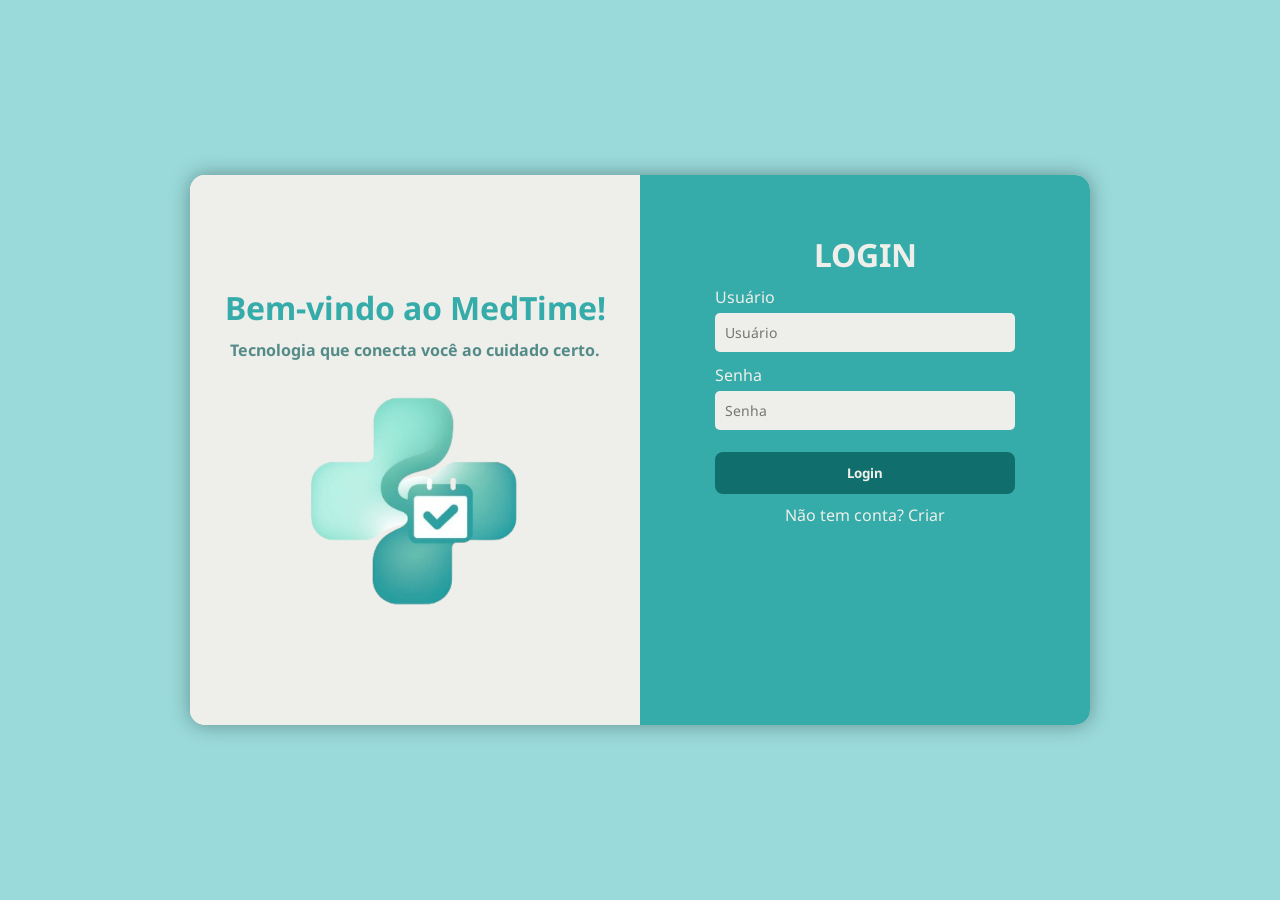
<file: com.medTime_02/com.medTime_02/src/main/resources/templates/index.html>
<!DOCTYPE html>
<html lang="pt-br">
<head>
  <meta charset="UTF-8" />
  <meta name="viewport" content="width=device-width, initial-scale=1.0"/>
  <link rel="stylesheet" href="css/style.css" />
  <link rel="stylesheet" href="css/styleEspecialidades.css">
  <title>Login</title>
</head>
<body>
  <div class="container">
    <div class="left-login">
      <h1>Bem-vindo ao MedTime!</h1>
      <h4>Tecnologia que conecta você ao cuidado certo.</h4>
      <img src="logo/Logo.png" alt="logo">
    </div>

    <div class="right-login">
      <div class="card-login-wrapper">
        <div class="card-login-container" id="cardContainer">

          <div class="card-login front">
            <h1>LOGIN</h1>
            <div class="textfield">
              <label for="usuario">Usuário</label>
              <input type="text" id="usuario" name="usuario" placeholder="Usuário">
            </div>
            <div class="textfield">
              <label for="senha">Senha</label>
              <input type="password" id="senha" name="senha" placeholder="Senha">
            </div>
            <button class="btn-login" onclick="window.location.href='especialidades.html'">Login</button>
            <p class="toggle-form" id="show-register">Não tem conta? Criar</p>
          </div>

          <div class="card-login back">
            <h1>CADASTRO</h1>
            <div class="textfield">
              <label for="nome">Nome</label>
              <input type="text" id="nome" name="nome" placeholder="Nome completo">
            </div>
            <div class="textfield">
              <label for="email">Email</label>
              <input type="email" id="email" name="email" placeholder="Email">
            </div>
            <div class="textfield">
              <label for="new-usuario">Usuário</label>
              <input type="text" id="new-usuario" name="new-usuario" placeholder="Usuário">
            </div>
            <div class="textfield">
              <label for="new-senha">Senha</label>
              <input type="password" id="new-senha" name="new-senha" placeholder="Senha">
            </div>
            <button class="btn-login" onclick="window.location.href='especialidades.html'">Cadastrar</button>
            <p class="toggle-form" id="show-login">Já tem conta? Entrar</p>
          </div>

        </div>
      </div>
    </div>
  </div>

  <script src="js/script.js"></script>
</body>
</html>
</file>
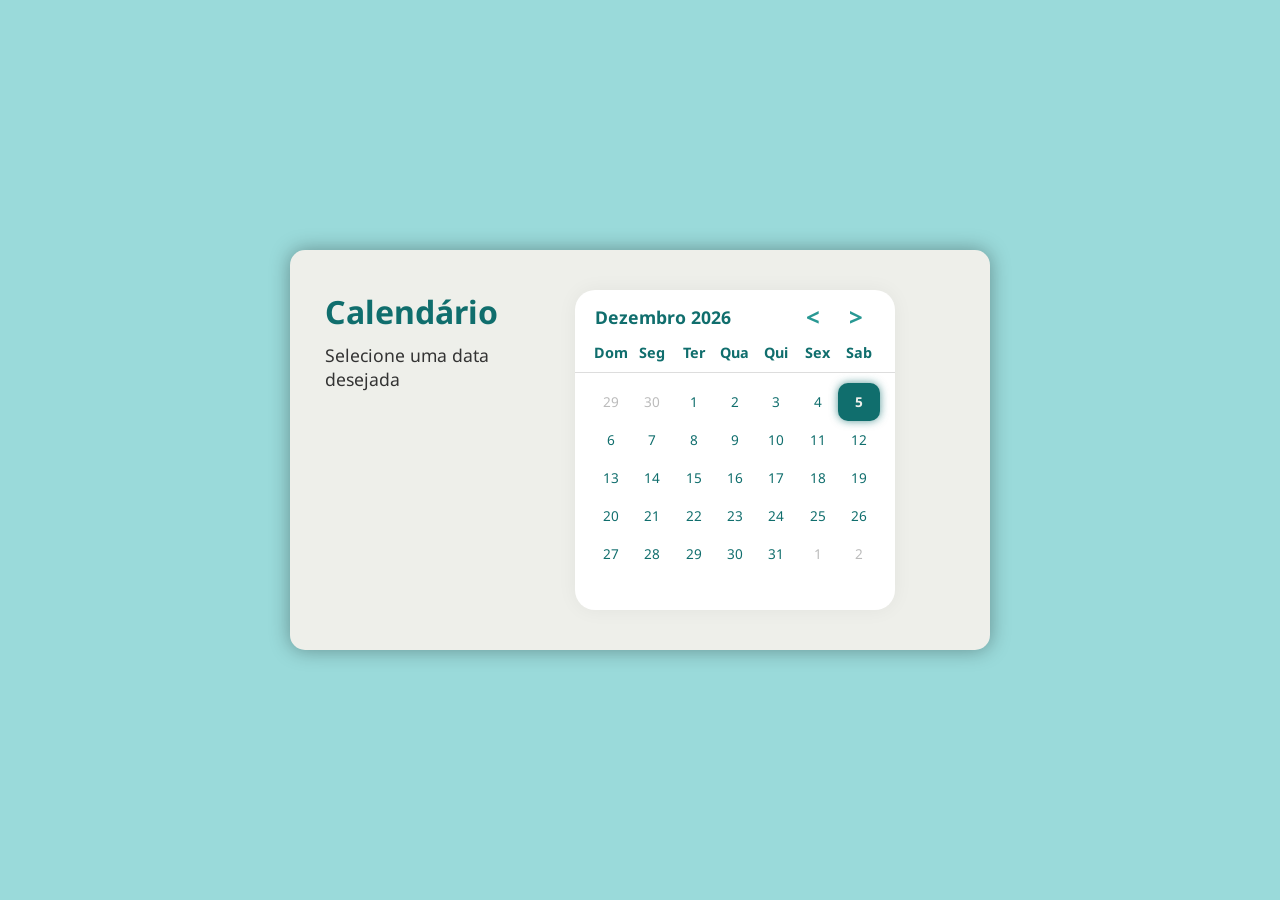
<file: com.medTime_02/com.medTime_02/src/main/resources/templates/cardiologistaBeatriz.html>
<!DOCTYPE html>
<html lang="pt-br">
<head>
  <meta charset="UTF-8" />
  <meta name="viewport" content="width=device-width, initial-scale=1.0" />
  <title>Calendário</title>
  <style>
    @import url('https://fonts.googleapis.com/css2?family=Noto+Sans:wght@400;700&display=swap');

    * {
      margin: 0;
      padding: 0;
      box-sizing: border-box;
      font-family: 'Noto Sans', sans-serif;
    }

    body {
      height: 100vh;
      background: #9adada;
      display: flex;
      justify-content: center;
      align-items: center;
    }

    .container_pagina_calendario {
      width: 700px;
      background-color: #eeefea;
      border-radius: 15px;
      box-shadow: 0 0 20px rgba(0,0,0,0.35);
      padding: 40px 35px;
      display: flex;
      gap: 30px;
      align-items: flex-start;
      min-height: 370px;
    }

    .lado-esquerdo {
      max-width: 220px;
      color: #106e6d;
      flex-shrink: 0;
      display: flex;
      flex-direction: column;
      justify-content: flex-start;
    }

    .lado-esquerdo h1 {
      font-size: 2rem;
      margin-bottom: 10px;
      font-weight: 700;
    }

    .lado-esquerdo p.subtitulo {
      font-size: 1.1rem;
      color: #333;
      font-weight: 400;
    }

    .wrapper {
      width: 320px;
      height: 320px;
      background-color: #fff;
      border-radius: 20px;
      box-shadow: 0 0 20px rgba(0,0,0,0.05);
      display: flex;
      flex-direction: column;
      overflow: hidden;
      flex-shrink: 0;
    }

    header.calendar-header {
      display: flex;
      justify-content: space-between;
      align-items: center;
      padding: 10px 20px 0;
      font-size: 1.1rem;
      color: #106e6d;
      font-weight: 700;
      flex-shrink: 0;
    }

    header.calendar-header p.data-atual {
      margin: 0;
    }

    .icones span.simbolos {
      cursor: pointer;
      font-weight: 700;
      font-size: 1.5rem;
      padding: 0 12px;
      color: #289893;
      user-select: none;
      transition: color 0.3s ease;
    }

    .icones span.simbolos:hover {
      color: #106e6d;
    }

    .calendario {
      flex-grow: 1;
      display: flex;
      flex-direction: column;
      min-height: 0;
      padding-bottom: 10px;
    }

    .calendario ul {
      list-style: none;
      padding-left: 0;
      margin: 0;
    }

    .calendario ul.semana {
      display: flex;
      justify-content: space-around;
      padding: 10px 15px;
      font-weight: 700;
      color: #106e6d;
      font-size: 0.9rem;
      border-bottom: 1px solid #ddd;
      flex-shrink: 0;
      user-select: none;
    }

    .calendario ul.semana li {
      width: 14.28%;
      text-align: center;
    }

    .calendario ul.dias {
      display: flex;
      flex-wrap: wrap;
      padding: 10px 15px 0 15px;
      flex-grow: 1;
      overflow-y: auto;
      align-content: flex-start;
    }

    .calendario ul.dias li {
      width: 14.28%;
      text-align: center;
      cursor: pointer;
      border-radius: 10px;
      transition: background-color 0.3s ease, color 0.3s ease;
      color: #106e6d;
      font-size: 0.85rem;
      user-select: none;
      height: 38px;
      line-height: 38px;
      box-sizing: border-box;
    }

    .calendario ul.dias li.inactive {
      color: #bbb;
      cursor: default;
      background: transparent;
    }

    .calendario ul.dias li.active {
      background-color: #106e6d;
      color: #eeefea;
      font-weight: 700;
      box-shadow: 0 0 8px rgba(16,110,109,0.7);
    }

    .calendario ul.dias li:not(.inactive):hover {
      background-color: #289893;
      color: #fff;
    }

    /* Responsividade */
    @media (max-width: 768px) {
      .container_pagina_calendario {
        flex-direction: column;
        width: 90%;
        padding: 30px 20px;
        min-height: auto;
        gap: 25px;
      }

      .lado-esquerdo {
        max-width: 100%;
      }

      .wrapper {
        width: 100%;
        height: 340px;
      }
    }

    @media (max-width: 480px) {
      .container_pagina_calendario {
        padding: 20px 15px;
      }

      .lado-esquerdo h1 {
        font-size: 1.6rem;
      }

      .lado-esquerdo p.subtitulo {
        font-size: 1rem;
      }

      header.calendar-header {
        padding: 8px 12px 0;
        font-size: 1rem;
      }

      .icones span.simbolos {
        font-size: 1.3rem;
        padding: 0 8px;
      }

      .calendario ul.semana {
        font-size: 0.8rem;
        padding: 6px 8px;
      }

      .calendario ul.dias li {
        height: 32px;
        line-height: 32px;
        font-size: 0.75rem;
      }

      .wrapper {
        height: 320px;
      }
    }
  </style>
</head>
<body>

  <div class="container_pagina_calendario">
    <div class="lado-esquerdo">
      <h1>Calendário</h1>
      <p class="subtitulo">Selecione uma data desejada</p>
    </div>

    <div class="wrapper">
      <header class="calendar-header">
        <p class="data-atual"></p>
        <div class="icones">
          <span id="anterior" class="simbolos">&lt;</span>
          <span id="proximo" class="simbolos">&gt;</span>
        </div>
      </header>
      <div class="calendario">
        <ul class="semana">
          <li>Dom</li><li>Seg</li><li>Ter</li><li>Qua</li><li>Qui</li><li>Sex</li><li>Sab</li>
        </ul>
        <ul class="dias"></ul>
      </div>
    </div>
  </div>

<script>
document.addEventListener('DOMContentLoaded', function () {
    const dataAtualEl = document.querySelector(".data-atual");
    const diasEl = document.querySelector(".dias");
    const prevNextIcon = document.querySelectorAll(".icones span.simbolos");

    if (!dataAtualEl || !diasEl || prevNextIcon.length !== 2) {
        console.error("Elementos do calendário não encontrados. Verifique os seletores JS.");
        return;
    }

    let date = new Date();
    let currYear = date.getFullYear();
    let currMonth = date.getMonth();

    const months = ["Janeiro", "Fevereiro", "Março", "Abril", "Maio", "Junho", "Julho",
                    "Agosto", "Setembro", "Outubro", "Novembro", "Dezembro"];

    const renderCalendar = () => {
        let firstDayofMonth = new Date(currYear, currMonth, 1).getDay(); 
        let lastDateofMonth = new Date(currYear, currMonth + 1, 0).getDate(); 
        let lastDayofMonth = new Date(currYear, currMonth, lastDateofMonth).getDay(); 
        let lastDateofLastMonth = new Date(currYear, currMonth, 0).getDate(); 
        let liTag = "";

        for (let i = firstDayofMonth; i > 0; i--) {
            liTag += `<li class="inactive">${lastDateofLastMonth - i + 1}</li>`;
        }

        for (let i = 1; i <= lastDateofMonth; i++) {
            let isToday = i === new Date().getDate() && currMonth === new Date().getMonth() 
                         && currYear === new Date().getFullYear() ? "active" : "";
            liTag += `<li class="${isToday}">${i}</li>`;
        }

        let totalCellsRendered = firstDayofMonth + lastDateofMonth;
        let cellsToAddForNextMonth = (7 - (totalCellsRendered % 7)) % 7;

        let remainingCells = cellsToAddForNextMonth;
        for (let i = 1; i <= remainingCells; i++) {
            liTag += `<li class="inactive">${i}</li>`;
        }

        diasEl.innerHTML = liTag;
        dataAtualEl.innerText = `${months[currMonth]} ${currYear}`;
    };

    renderCalendar();

    prevNextIcon.forEach(icon => {
        icon.addEventListener("click", () => {
            currMonth = icon.id === "proximo" ? currMonth + 1 : currMonth - 1;

            if (currMonth < 0) {
                currMonth = 11;
                currYear--;
            } else if (currMonth > 11) {
                currMonth = 0;
                currYear++;
            }

            renderCalendar();
        });
    });
});
</script>

</body>
</html>
</file>
<file: com.medTime_02/com.medTime_02/src/main/resources/templates/css/style.css>
@import url('https://fonts.googleapis.com/css2?family=Noto+Sans:wght@400;700&display=swap');

* {
  margin: 0;
  padding: 0;
  box-sizing: border-box;
}

body {
  font-family: 'Noto Sans', sans-serif;
  height: 100vh;
  background: #9adada;
  display: flex;
  justify-content: center;
  align-items: center;
}

.container {
  width: 900px;
  height: 550px;
  background-color: white;
  display: flex;
  border-radius: 15px;
  box-shadow: 0 0 20px rgba(0, 0, 0, 0.35);
  overflow: hidden;
}

.left-login {
  width: 50%;
  background-color: #eeefea;
  display: flex;
  flex-direction: column;
  justify-content: center;
  align-items: center;
  padding: 20px;
}

.left-login h1 {
  color: #35abaa;
  margin-bottom: 10px;
}

.left-login h4 {
  color: #0b5b5aad;
  text-align: center;
}

.left-login img {
  width: 250px;
  margin-top: 20px;
}

.right-login {
  width: 50%;
  background-color: #35abaa;
  display: flex;
  justify-content: center;
  align-items: center;
  position: relative;
}

.card-login-wrapper {
  width: 80%;
  height: 90%;
  perspective: 1000px;
  position: relative;
}

.card-login-container {
  width: 100%;
  height: 100%;
  position: relative;
  transition: transform 0.8s;
  transform-style: preserve-3d;
}

.card-login-container.flipped {
  transform: rotateY(180deg);
}

.card-login {
  width: 100%;
  height: 100%;
  background-color: #35abaa;
  color: #eeefea;
  position: absolute;
  top: 0;
  left: 0;
  padding: 30px;
  display: flex;
  flex-direction: column;
  align-items: center;
  border-radius: 10px;
  backface-visibility: hidden;
}

.card-login.back {
  transform: rotateY(180deg);
}

.card-login h1 {
  margin-bottom: 10px;
}

.textfield {
  display: flex;
  flex-direction: column;
  width: 100%;
  margin-bottom: 12px;
}

.textfield label {
  color: #eeefea;
  margin-bottom: 5px;
}

.textfield input {
  padding: 10px;
  border: none;
  border-radius: 5px;
  background: #eeefea;
  color: #333;
  font-size: 14px;
}

.btn-login {
  width: 100%;
  padding: 12px;
  margin-top: 10px;
  border: none;
  border-radius: 8px;
  background: #106e6d;
  color: #eeefea;
  font-weight: bold;
  cursor: pointer;
  transition: background 0.3s;
  text-decoration: none;

}

.btn-login:hover {
  background: #0b5b5a;
}

.toggle-form {
  color: #eeefea;
  text-align: center;
  cursor: pointer;
  margin-top: 10px;
}

@media (max-width: 950px) {
  .container {
    flex-direction: column;
    width: 90%;
    height: auto;
  }

  .left-login, .right-login {
    width: 100%;
    height: auto;
    padding: 20px;
  }

  .left-login img {
    width: 180px;
  }

  .card-login-wrapper {
    width: 100%;
    height: auto;
  }

  .card-login {
    padding: 20px;
  }
}
</file>
<file: com.medTime_02/com.medTime_02/src/main/resources/templates/css/styleEspecialidades.css>
@import url('https://fonts.googleapis.com/css2?family=Noto+Sans:wght@400;700&display=swap');

* {
  margin: 0;
  padding: 0;
  box-sizing: border-box;
  font-family: 'Noto Sans', sans-serif;
}

body {
  height: 100vh;
  background: #9adada;
  display: flex;
  justify-content: center;
  align-items: center;
}

.container_pagina_especialidades {
  width: 900px;
  height: auto;
  background-color: #eeefea;
  display: flex;
  flex-direction: column;
  border-radius: 15px;
  box-shadow: 0 0 20px rgba(0, 0, 0, 0.35);
  padding: 40px;
}

.pagina_especialidades {
  text-align: center;
  width: 100%;
}

.pagina_especialidades_titulo,
.pagina_especialidades_subtitulo {
  display: flex;
  justify-content: center;
  align-items: center;
  text-align: center;
  width: 100%;
}

.pagina_especialidades_titulo {
  color: #106e6d;
  font-size: 32px;
  margin-bottom: 10px;
}

.pagina_especialidades_subtitulo {
  color: #333;
  font-size: 18px;
}

.especialidades_opcoes {
  display: flex;
  justify-content: space-between;
  flex-wrap: wrap;
  gap: 20px;
  margin-top: 30px;
}

.especialidade_container {
  width: 180px;
  height: 220px;
  background-color: #fff;
  display: flex;
  flex-direction: column;
  justify-content: center;
  align-items: center;
  border-radius: 20px;
  box-shadow: 0 0 20px rgba(0, 0, 0, 0.05);
  padding: 20px;
  transition: transform 0.3s ease;
}

.especialidade_container:hover {
  transform: scale(1.05);
  color: #fff;
  background-color:#106e6d;
}

.especialidade_container:hover span {
  font-size: 25px;
  color: #eeefea;
  font-weight: 500;
  text-align: center; 
}

.icone_especialidade {
  width: 60px;
  height: auto;
  margin-bottom: 10px;
}

.especialidade_container span {
  font-size: 25px;
  color: #289893;
  font-weight: 500;
  text-align: center; 
}

@media (max-width: 950px) {
  .container_pagina_especialidades {
    width: 90%;
    padding: 20px;
  }

  .especialidades_opcoes {
    justify-content: center;
    gap: 15px;
  }

  .especialidade_container {
    width: 45%;
    height: 45%;
  }
}

@media (max-width: 600px) {
  .especialidade_container {
    width: 100%;
  }

  .pagina_especialidades_titulo {
    font-size: 24px;
  }

  .pagina_especialidades_subtitulo {
    font-size: 16px;
  }
}
</file>
